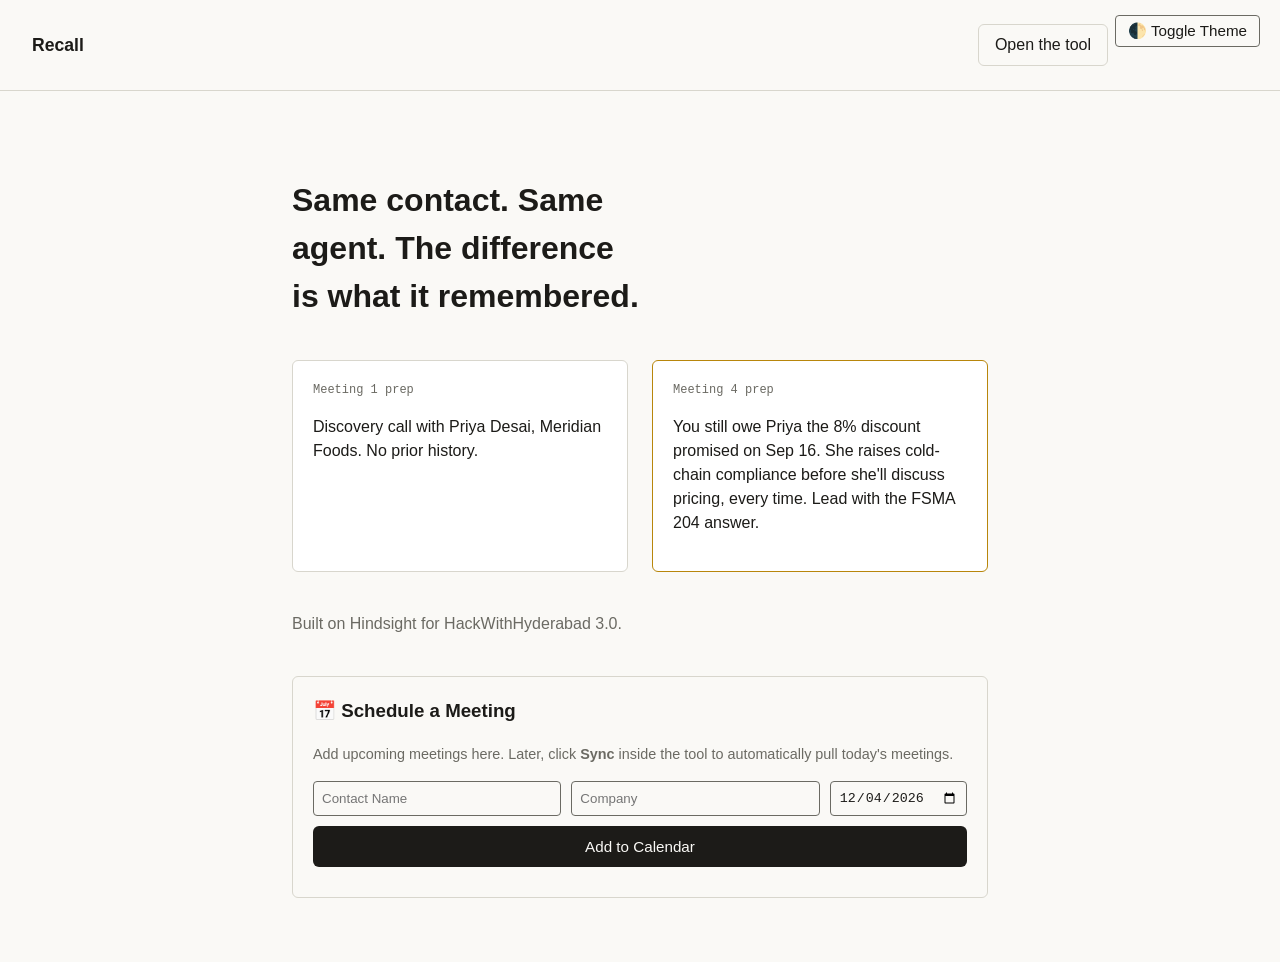
<file: frontend/index.html>
<!doctype html>
<html lang="en">
<head>
<meta charset="utf-8">
<meta name="viewport" content="width=device-width, initial-scale=1">
<title>Meeting prep, remembered</title>
<link rel="stylesheet" href="style.css">
</head>
<body>
<button onclick="document.body.classList.toggle('dark-mode')" style="position: absolute; top: 15px; right: 20px; z-index: 1000; padding: 6px 12px; border-radius: 4px; border: 1px solid var(--muted); background: var(--paper); color: var(--ink); cursor: pointer;">🌓 Toggle Theme</button>
<header class="site-header">
  <span class="wordmark">Recall</span>
  <a class="nav-link" href="app.html" style="margin-right: 140px;">Open the tool</a>
</header>
<main class="hero">
  <h1>Same contact. Same agent. The difference is what it remembered.</h1>
  <div class="compare">
    <div class="prep-card">
      <p class="prep-label">Meeting 1 prep</p>
      <p>Discovery call with Priya Desai, Meridian Foods. No prior history.</p>
    </div>
    <div class="prep-card prep-card--after">
      <p class="prep-label">Meeting 4 prep</p>
      <p>You still owe Priya the 8% discount promised on Sep 16. She raises cold-chain compliance before she'll discuss pricing, every time. Lead with the FSMA 204 answer.</p>
    </div>
  </div>
  <p class="hero-sub">Built on Hindsight for HackWithHyderabad 3.0.</p>
  <div class="calendar-widget" style="margin-top: 40px; padding: 20px; background: var(--paper); border: 1px solid var(--line); border-radius: var(--radius); text-align: left; max-width: 700px; margin-left: auto; margin-right: auto;">
    <h3 style="margin-top:0;">📅 Schedule a Meeting</h3>
    <p style="color: var(--muted); font-size: 0.9em; margin-bottom: 15px;">Add upcoming meetings here. Later, click <b>Sync</b> inside the tool to automatically pull today's meetings.</p>
    <div style="display: flex; gap: 10px; margin-bottom: 10px; flex-wrap: wrap;">
      <input type="text" id="cal-name" placeholder="Contact Name" style="flex:1; min-width: 150px; padding:8px; border-radius:4px; border:1px solid var(--muted); background:var(--paper); color:var(--ink);">
      <input type="text" id="cal-company" placeholder="Company" style="flex:1; min-width: 150px; padding:8px; border-radius:4px; border:1px solid var(--muted); background:var(--paper); color:var(--ink);">
      <input type="date" id="cal-date" style="padding:8px; border-radius:4px; border:1px solid var(--muted); background:var(--paper); color:var(--ink);">
    </div>
    <button onclick="addToCalendar()" class="btn" style="width: 100%;">Add to Calendar</button>
    <div id="cal-status" style="margin-top: 10px; font-size: 0.9em; color: #5cb85c; text-align: center;"></div>
  </div>
</main>

<script>
  // Set today's date as default
  const today = new Date().toISOString().split('T')[0];
  document.getElementById('cal-date').value = today;

  function addToCalendar() {
    const name = document.getElementById('cal-name').value;
    const company = document.getElementById('cal-company').value;
    const date = document.getElementById('cal-date').value;
    
    if (!name || !company || !date) {
      alert("Please fill out Name, Company, and Date.");
      return;
    }
    
    let cal = JSON.parse(localStorage.getItem('mockCalendar') || '[]');
    cal.push({ name, company, date });
    localStorage.setItem('mockCalendar', JSON.stringify(cal));
    
    document.getElementById('cal-name').value = '';
    document.getElementById('cal-company').value = '';
    
    const status = document.getElementById('cal-status');
    status.innerText = `✅ Scheduled ${name} from ${company} for ${date}!`;
    setTimeout(() => status.innerText = '', 3000);
  }
</script>
</body>
</html>
</file>
<file: frontend/style.css>
:root {
  --paper: #FAF9F6;
  --ink: #1C1B18;
  --muted: #6B6A63;
  --line: #D8D6CD;
  --accent: #B8860B;
  --radius: 6px;
}
* { box-sizing: border-box; }
body {
  margin: 0;
  background: var(--paper);
  color: var(--ink);
  font-family: 'IBM Plex Sans', -apple-system, sans-serif;
  line-height: 1.5;
}
.site-header {
  display: flex; justify-content: space-between; align-items: center;
  padding: 1.5rem 2rem; border-bottom: 1px solid var(--line);
}
.wordmark { font-weight: 600; font-size: 1.1rem; }
.nav-link {
  color: var(--ink); text-decoration: none; border: 1px solid var(--line);
  padding: 0.5rem 1rem; border-radius: var(--radius);
}
.hero { max-width: 760px; margin: 0 auto; padding: 4rem 2rem; }
.hero h1 { font-size: 2rem; font-weight: 600; max-width: 20ch; }
.compare { display: flex; gap: 1.5rem; margin: 2.5rem 0; }
.prep-card {
  flex: 1; border: 1px solid var(--line); border-radius: var(--radius);
  padding: 1.25rem; background: #fff;
}
.prep-card--after { border-color: var(--accent); }
.prep-label { font-family: 'IBM Plex Mono', monospace; font-size: 0.75rem; color: var(--muted); margin: 0 0 0.5rem; }
.hero-sub { color: var(--muted); }
button, .btn {
  background: var(--ink); color: var(--paper); border: none;
  border-radius: var(--radius); padding: 0.75rem 1.25rem; font-size: 0.95rem; cursor: pointer;
}
.layout { display: grid; grid-template-columns: 260px 1fr; min-height: 100vh; }
.sidebar { border-right: 1px solid var(--line); padding: 1.5rem; display: flex; flex-direction: column; }
.contact-item { padding: 0.75rem; border-radius: var(--radius); cursor: pointer; }
.contact-item.active { background: var(--line); }
.detail { padding: 2rem; max-width: 640px; }
.tabs { display: flex; gap: 1rem; border-bottom: 1px solid var(--line); margin-bottom: 1.5rem; }
.tab { padding-bottom: 0.5rem; cursor: pointer; color: var(--muted); }
.tab.active { color: var(--ink); border-bottom: 2px solid var(--accent); }
.tab-panel { display: none; }
.tab-panel.active { display: block; }
.recalled { border-left: 2px solid var(--accent); padding-left: 0.75rem; }

.brief-actions {
  display: flex;
  align-items: center;
  gap: 15px;
  margin-bottom: 20px;
  padding-bottom: 15px;
  border-bottom: 1px solid var(--line);
}
.btn-generate {
  background: var(--accent) !important;
  color: #000 !important;
  font-weight: 600;
}
.cache-hint {
  font-size: 0.8em;
  color: var(--muted);
}
.brief-empty {
  text-align: center;
  padding: 60px 20px;
}
.feedback-box {
  background: var(--line); 
  padding: 15px; 
  border-radius: 6px;
}
.feedback-box input {
  background: var(--paper);
  color: var(--ink);
  border: 1px solid var(--muted);
}
.transcript-textarea {
  width: 100%;
  padding: 12px;
  border-radius: var(--radius);
  font-family: inherit;
  font-size: 0.95em;
  line-height: 1.6;
  background: var(--paper);
  color: var(--ink);
  border: 1px solid var(--muted);
  resize: vertical;
}

@media (prefers-color-scheme: dark) {
  :root {
    --paper: #121212;
    --ink: #e0e0e0;
    --muted: #888888;
    --line: #2a2a2a;
    --accent: #FFC107;
  }
  .prep-card { background: #1e1e1e; }
}

body.dark-mode {
  --paper: #121212;
  --ink: #e0e0e0;
  --muted: #888888;
  --line: #2a2a2a;
  --accent: #FFC107;
}
body.dark-mode .prep-card { background: #1e1e1e; }

/* ─── Recording Tab ───────────────────────────────────────── */
.record-box {
  max-width: 600px;
}
.recorder-section {
  margin-bottom: 20px;
}
#camera-preview {
  display: none;
  width: 100%;
  max-height: 300px;
  border-radius: var(--radius);
  background: #000;
  margin-bottom: 12px;
  object-fit: cover;
}
.record-controls {
  display: flex;
  align-items: center;
  gap: 15px;
}
.record-btn {
  display: inline-flex;
  align-items: center;
  gap: 8px;
  padding: 10px 22px;
  font-size: 1rem;
  border-radius: var(--radius);
  cursor: pointer;
  transition: background 0.2s;
}
.record-dot {
  width: 12px;
  height: 12px;
  border-radius: 50%;
  background: #d9534f;
  display: inline-block;
}
.record-btn.recording {
  background: #d9534f;
  color: #fff;
}
.record-btn.recording .record-dot {
  background: #fff;
  animation: pulse 1s infinite;
}
@keyframes pulse {
  0%, 100% { opacity: 1; }
  50% { opacity: 0.3; }
}
.record-timer {
  font-family: 'IBM Plex Mono', monospace;
  font-size: 1.2rem;
  color: #d9534f;
  font-weight: 600;
}

.upload-divider {
  text-align: center;
  color: var(--muted);
  margin: 20px 0;
  font-size: 0.85em;
}
.upload-divider span {
  background: var(--paper);
  padding: 0 12px;
  position: relative;
}
.upload-divider::before {
  content: '';
  display: block;
  border-top: 1px solid var(--line);
  position: relative;
  top: 0.65em;
}

.file-upload-label {
  display: inline-block;
  padding: 10px 20px;
  border: 1px dashed var(--muted);
  border-radius: var(--radius);
  cursor: pointer;
  color: var(--ink);
  font-size: 0.95em;
  transition: border-color 0.2s;
}
.file-upload-label:hover {
  border-color: var(--accent);
}

.transcribing-indicator {
  display: flex;
  align-items: center;
  gap: 12px;
  color: var(--muted);
  padding: 15px;
  background: var(--line);
  border-radius: var(--radius);
}
.spinner {
  width: 20px;
  height: 20px;
  border: 3px solid var(--line);
  border-top-color: var(--accent);
  border-radius: 50%;
  animation: spin 0.8s linear infinite;
  flex-shrink: 0;
}
@keyframes spin {
  to { transform: rotate(360deg); }
}

.transcript-text {
  background: var(--line);
  padding: 15px;
  border-radius: var(--radius);
  font-size: 0.9em;
  line-height: 1.6;
  white-space: pre-wrap;
  max-height: 400px;
  overflow-y: auto;
}
</file>
